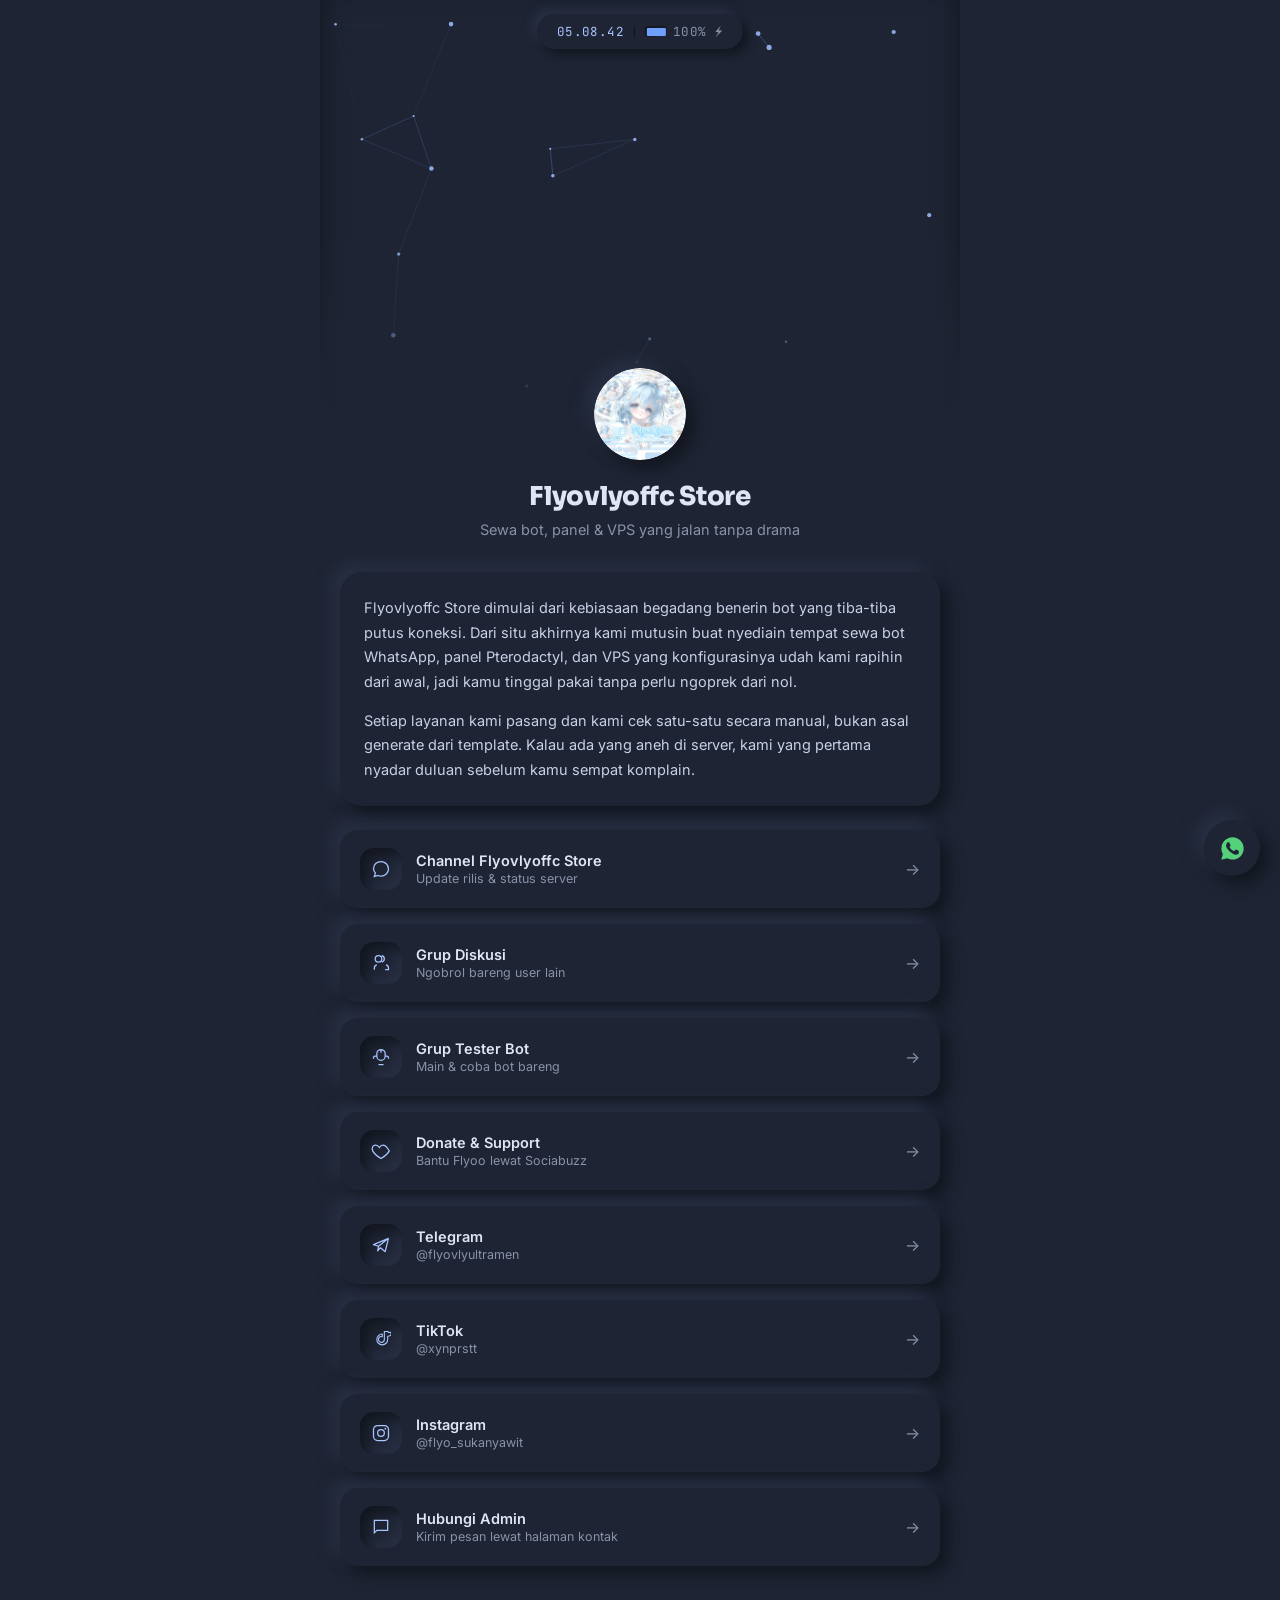
<file: index.html>
<!DOCTYPE html>
<html lang="id">
<head>
<meta charset="UTF-8">
<meta name="viewport" content="width=device-width, initial-scale=1.0">
<title>Flyovlyoffc Store</title>
<link rel="preconnect" href="https://fonts.googleapis.com">
<link href="https://fonts.googleapis.com/css2?family=Sora:wght@400;500;600;700;800&family=Inter:wght@400;500;600&family=JetBrains+Mono:wght@400;500;600&display=swap" rel="stylesheet">
<link rel="stylesheet" href="style.css">
</head>
<body>

<div class="statusbar" id="statusbar">
  <span class="statusbar-clock" id="clock">00.00.00</span>
  <span class="statusbar-divider"></span>
  <span class="statusbar-battery">
    <span class="battery-shell"><span class="battery-fill" id="batteryFill"></span></span>
    <span id="batteryLabel">100%</span>
  </span>
</div>

<main>

  <div class="hero-wrap">
    <section class="hero">
      <canvas id="netCanvas"></canvas>
      <div class="hero-fade"></div>
    </section>
    <div class="avatar-wrap">
      <div class="avatar" id="avatar">
        <img src="assets/logo.png" alt="Logo Flyovlyoffc Store">
      </div>
    </div>
  </div>

  <section class="identity">
    <h1>Flyovlyoffc Store</h1>
    <p class="tagline">Sewa bot, panel & VPS yang jalan tanpa drama</p>
  </section>

  <section class="description">
    <p>
      Flyovlyoffc Store dimulai dari kebiasaan begadang benerin bot yang tiba-tiba
      putus koneksi. Dari situ akhirnya kami mutusin buat nyediain tempat
      sewa bot WhatsApp, panel Pterodactyl, dan VPS yang konfigurasinya udah
      kami rapihin dari awal, jadi kamu tinggal pakai tanpa perlu ngoprek
      dari nol.
    </p>
    <p>
      Setiap layanan kami pasang dan kami cek satu-satu secara manual,
      bukan asal generate dari template. Kalau ada yang aneh di server,
      kami yang pertama nyadar duluan sebelum kamu sempat komplain.
    </p>
  </section>

  <section class="links">
    <a class="link-card" href="https://whatsapp.com/channel/0029VbCgpW1JP20ulqBCAq2B" target="_blank" rel="noopener">
      <span class="link-icon">
        <svg viewBox="0 0 24 24" fill="none"><path d="M12 3C7.03 3 3 6.8 3 11.5c0 2.02.86 3.86 2.3 5.32L4 21l4.34-1.24C9.42 20.24 10.68 20.5 12 20.5c4.97 0 9-3.8 9-8.5S16.97 3 12 3z" stroke="currentColor" stroke-width="1.5"/></svg>
      </span>
      <span class="link-text">
        <span class="link-title">Channel Flyovlyoffc Store</span>
        <span class="link-sub">Update rilis & status server</span>
      </span>
      <span class="link-arrow">→</span>
    </a>
    <a class="link-card" href="https://chat.whatsapp.com/KCWT3GPOQLi4NpqRfxp9mZ" target="_blank" rel="noopener">
      <span class="link-icon">
        <svg viewBox="0 0 24 24" fill="none"><path d="M17 20h4v-2a4 4 0 00-3-3.87M13 3.13a4 4 0 010 7.75M4 20v-2a4 4 0 013-3.87M9 11a4 4 0 100-8 4 4 0 000 8z" stroke="currentColor" stroke-width="1.5"/></svg>
      </span>
      <span class="link-text">
        <span class="link-title">Grup Diskusi</span>
        <span class="link-sub">Ngobrol bareng user lain</span>
      </span>
      <span class="link-arrow">→</span>
    </a>
    <a class="link-card" href="https://chat.whatsapp.com/GBJ11dExwiKJPsF7Ps3SAU" target="_blank" rel="noopener">
      <span class="link-icon">
        <svg viewBox="0 0 24 24" fill="none"><path d="M12 3v4M12 3a5 5 0 015 5v3a5 5 0 01-10 0v-3a5 5 0 015-5zM7 11H5a2 2 0 00-2 2v1M17 11h2a2 2 0 012 2v1M9 21h6" stroke="currentColor" stroke-width="1.5"/></svg>
      </span>
      <span class="link-text">
        <span class="link-title">Grup Tester Bot</span>
        <span class="link-sub">Main & coba bot bareng</span>
      </span>
      <span class="link-arrow">→</span>
    </a>
    <a class="link-card" href="https://sociabuzz.com/flyoovly" target="_blank" rel="noopener">
      <span class="link-icon">
        <svg viewBox="0 0 24 24" fill="none"><path d="M12 21s-7.5-4.6-10-9.2C.5 8.4 2 5 5.5 5c2 0 3.5 1.2 4.5 2.8C11 6.2 12.5 5 14.5 5 18 5 19.5 8.4 22 11.8 19.5 16.4 12 21 12 21z" stroke="currentColor" stroke-width="1.5"/></svg>
      </span>
      <span class="link-text">
        <span class="link-title">Donate & Support</span>
        <span class="link-sub">Bantu Flyoo lewat Sociabuzz</span>
      </span>
      <span class="link-arrow">→</span>
    </a>
    <a class="link-card" href="https://t.me/flyovlyultramen" target="_blank" rel="noopener">
      <span class="link-icon">
        <svg viewBox="0 0 24 24" fill="none"><path d="M21 4L3 11.5l6 2m12-9.5l-4 16-6-5m10-11L9 13.5m0 0l-1 5.5 3-3.5" stroke="currentColor" stroke-width="1.5" stroke-linejoin="round"/></svg>
      </span>
      <span class="link-text">
        <span class="link-title">Telegram</span>
        <span class="link-sub">@flyovlyultramen</span>
      </span>
      <span class="link-arrow">→</span>
    </a>
    <a class="link-card" href="https://www.tiktok.com/@xynprstt?_r=1&_t=ZS-97qzq6DFCS4" target="_blank" rel="noopener">
      <span class="link-icon">
        <svg viewBox="0 0 24 24" fill="none"><path d="M16 3v9.5a3.5 3.5 0 11-3.5-3.5c.35 0 .68.04 1 .12V6a6.5 6.5 0 106.5 6.5V8.8a6.5 6.5 0 004-1.4V4a4 4 0 01-4-1z" stroke="currentColor" stroke-width="1.3" stroke-linejoin="round"/></svg>
      </span>
      <span class="link-text">
        <span class="link-title">TikTok</span>
        <span class="link-sub">@xynprstt</span>
      </span>
      <span class="link-arrow">→</span>
    </a>
    <a class="link-card" href="https://www.instagram.com/flyo_sukanyawit?igsh=MWNleTVzdW5rNXBsaQ==" target="_blank" rel="noopener">
      <span class="link-icon">
        <svg viewBox="0 0 24 24" fill="none"><rect x="3" y="3" width="18" height="18" rx="5" stroke="currentColor" stroke-width="1.5"/><circle cx="12" cy="12" r="4" stroke="currentColor" stroke-width="1.5"/><circle cx="17.2" cy="6.8" r="1.1" fill="currentColor"/></svg>
      </span>
      <span class="link-text">
        <span class="link-title">Instagram</span>
        <span class="link-sub">@flyo_sukanyawit</span>
      </span>
      <span class="link-arrow">→</span>
    </a>
    <a class="link-card" href="contact.html">
      <span class="link-icon">
        <svg viewBox="0 0 24 24" fill="none"><path d="M4 4h16v12H7l-3 3V4z" stroke="currentColor" stroke-width="1.5"/></svg>
      </span>
      <span class="link-text">
        <span class="link-title">Hubungi Admin</span>
        <span class="link-sub">Kirim pesan lewat halaman kontak</span>
      </span>
      <span class="link-arrow">→</span>
    </a>
  </section>

  <footer>
    <p>© 2026 Flyovlyoffc Store · Semua hak dilindungi</p>
  </footer>

</main>

<a class="wa-float" id="waFloat" href="https://wa.me/6281344403966" target="_blank" rel="noopener" aria-label="Hubungi via WhatsApp">
  <svg viewBox="0 0 24 24" fill="currentColor"><path d="M12.04 2C6.58 2 2.13 6.45 2.13 11.91c0 1.75.46 3.45 1.32 4.95L2 22l5.29-1.39a9.9 9.9 0 004.75 1.21h.01c5.46 0 9.9-4.45 9.9-9.91C22 6.45 17.5 2 12.04 2zm5.8 14.02c-.24.68-1.4 1.3-1.93 1.38-.5.08-1.13.11-1.82-.11-.42-.13-.96-.31-1.65-.61-2.91-1.26-4.81-4.18-4.96-4.38-.14-.2-1.18-1.57-1.18-3 0-1.42.75-2.12 1.02-2.41.27-.29.58-.36.78-.36h.56c.18 0 .42-.02.66.5.24.53.82 1.83.9 1.96.07.13.12.28.02.46-.09.18-.14.28-.28.44-.14.16-.29.35-.41.47-.14.14-.28.29-.12.57.16.28.71 1.16 1.53 1.88 1.05.93 1.94 1.22 2.22 1.36.28.14.44.12.6-.06.16-.18.68-.79.87-1.06.18-.27.36-.22.6-.13.24.09 1.53.72 1.79.85.26.13.44.2.5.31.06.11.06.66-.18 1.34z"/></svg>
</a>

<script src="script.js"></script>
</body>
</html>
</file>
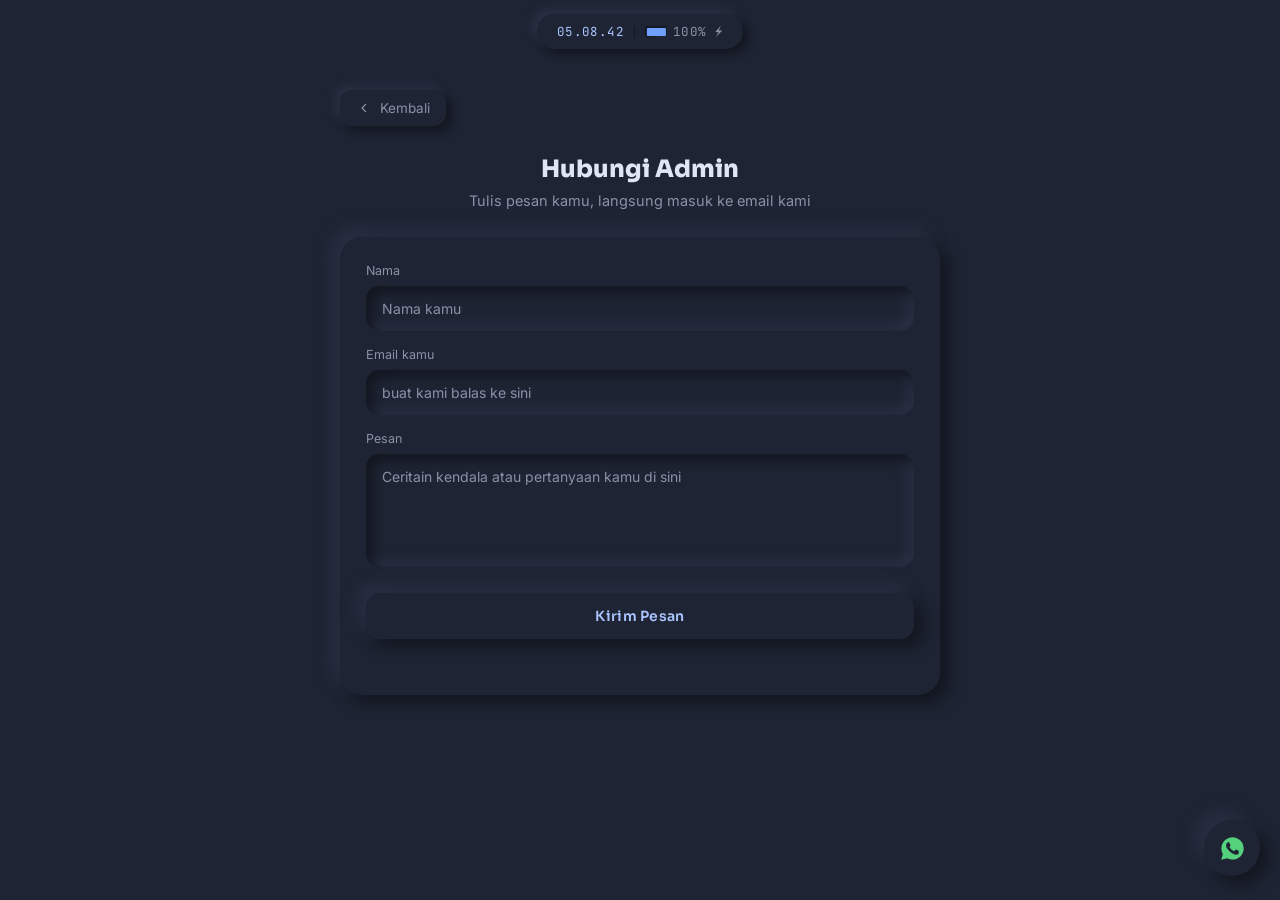
<file: contact.html>
<!DOCTYPE html>
<html lang="id">
<head>
<meta charset="UTF-8">
<meta name="viewport" content="width=device-width, initial-scale=1.0">
<title>Hubungi Admin · Flyovlyoffc Store</title>
<link rel="preconnect" href="https://fonts.googleapis.com">
<link href="https://fonts.googleapis.com/css2?family=Sora:wght@400;500;600;700;800&family=Inter:wght@400;500;600&family=JetBrains+Mono:wght@400;500;600&display=swap" rel="stylesheet">
<link rel="stylesheet" href="style.css">
</head>
<body>

<div class="statusbar" id="statusbar">
  <span class="statusbar-clock" id="clock">00.00.00</span>
  <span class="statusbar-divider"></span>
  <span class="statusbar-battery">
    <span class="battery-shell"><span class="battery-fill" id="batteryFill"></span></span>
    <span id="batteryLabel">100%</span>
  </span>
</div>

<main class="contact-main">

  <a class="back-link" href="index.html">
    <svg viewBox="0 0 24 24" fill="none"><path d="M15 18l-6-6 6-6" stroke="currentColor" stroke-width="1.8"/></svg>
    Kembali
  </a>

  <section class="contact-hero">
    <h1>Hubungi Admin</h1>
    <p class="tagline">Tulis pesan kamu, langsung masuk ke email kami</p>
  </section>

  <section class="contact-card">
    <form id="contactForm">
      <label for="nameInput">Nama</label>
      <input type="text" id="nameInput" name="name" placeholder="Nama kamu" required>

      <label for="emailInput">Email kamu</label>
      <input type="email" id="emailInput" name="email" placeholder="buat kami balas ke sini" required>

      <label for="messageInput">Pesan</label>
      <textarea id="messageInput" name="message" rows="5" placeholder="Ceritain kendala atau pertanyaan kamu di sini" required></textarea>

      <button type="submit" id="sendButton">Kirim Pesan</button>
      <p class="form-feedback" id="formFeedback"></p>
    </form>
  </section>

</main>

<a class="wa-float" id="waFloat" href="https://wa.me/6281344403966" target="_blank" rel="noopener" aria-label="Hubungi via WhatsApp">
  <svg viewBox="0 0 24 24" fill="currentColor"><path d="M12.04 2C6.58 2 2.13 6.45 2.13 11.91c0 1.75.46 3.45 1.32 4.95L2 22l5.29-1.39a9.9 9.9 0 004.75 1.21h.01c5.46 0 9.9-4.45 9.9-9.91C22 6.45 17.5 2 12.04 2zm5.8 14.02c-.24.68-1.4 1.3-1.93 1.38-.5.08-1.13.11-1.82-.11-.42-.13-.96-.31-1.65-.61-2.91-1.26-4.81-4.18-4.96-4.38-.14-.2-1.18-1.57-1.18-3 0-1.42.75-2.12 1.02-2.41.27-.29.58-.36.78-.36h.56c.18 0 .42-.02.66.5.24.53.82 1.83.9 1.96.07.13.12.28.02.46-.09.18-.14.28-.28.44-.14.16-.29.35-.41.47-.14.14-.28.29-.12.57.16.28.71 1.16 1.53 1.88 1.05.93 1.94 1.22 2.22 1.36.28.14.44.12.6-.06.16-.18.68-.79.87-1.06.18-.27.36-.22.6-.13.24.09 1.53.72 1.79.85.26.13.44.2.5.31.06.11.06.66-.18 1.34z"/></svg>
</a>

<script src="script.js"></script>
<script src="contact.js"></script>
</body>
</html>
</file>
<file: style.css>
* {
  box-sizing: border-box;
  margin: 0;
  padding: 0;
}

:root {
  --bg: #1e2433;
  --shadow-dark: #12161f;
  --shadow-light: #2a3145;
  --ink: #dfe5f2;
  --muted: #8892a8;
  --blue: #6fa0ff;
  --blue-soft: #a9c4ff;
  --radius: 22px;
  --raised: 8px 8px 16px var(--shadow-dark), -8px -8px 16px var(--shadow-light);
  --raised-sm: 5px 5px 10px var(--shadow-dark), -5px -5px 10px var(--shadow-light);
  --pressed: inset 6px 6px 12px var(--shadow-dark), inset -6px -6px 12px var(--shadow-light);
}

html, body {
  height: 100%;
}

body {
  background: var(--bg);
  color: var(--ink);
  font-family: "Inter", sans-serif;
  overflow-x: hidden;
  padding-bottom: 60px;
}

h1, h2 {
  font-family: "Sora", sans-serif;
}

.statusbar {
  position: fixed;
  top: 14px;
  left: 50%;
  transform: translateX(-50%);
  z-index: 50;
  display: flex;
  align-items: center;
  gap: 10px;
  padding: 9px 20px;
  border-radius: 999px;
  background: var(--bg);
  box-shadow: var(--raised-sm);
  font-family: "JetBrains Mono", monospace;
  font-size: 12.5px;
  letter-spacing: 0.03em;
  color: var(--blue-soft);
}

.statusbar-divider {
  width: 1px;
  height: 12px;
  background: var(--shadow-dark);
}

.statusbar-battery {
  display: flex;
  align-items: center;
  gap: 6px;
  color: var(--muted);
}

.battery-shell {
  width: 22px;
  height: 11px;
  border-radius: 3px;
  padding: 1.5px;
  display: inline-flex;
  box-shadow: var(--pressed);
}

.battery-fill {
  display: block;
  height: 100%;
  width: 100%;
  border-radius: 1px;
  background: var(--blue);
  transition: width 0.6s ease;
}

main {
  max-width: 640px;
  margin: 0 auto;
  padding: 0 20px;
}

.hero-wrap {
  position: relative;
  margin: 0 -20px;
}

.hero {
  position: relative;
  height: 46vh;
  min-height: 260px;
  border-radius: 0 0 32px 32px;
  overflow: hidden;
  background: var(--bg);
  box-shadow: inset 0 -14px 26px var(--shadow-dark);
}

#netCanvas {
  position: absolute;
  inset: 0;
  width: 100%;
  height: 100%;
}

.hero-fade {
  position: absolute;
  inset: 0;
  background: linear-gradient(180deg, rgba(30, 36, 51, 0) 55%, var(--bg) 100%);
}

.avatar-wrap {
  position: absolute;
  bottom: -46px;
  left: 50%;
  transform: translateX(-50%);
  z-index: 2;
}

.avatar {
  width: 92px;
  height: 92px;
  border-radius: 50%;
  background: var(--bg);
  box-shadow: var(--raised);
  display: flex;
  align-items: center;
  justify-content: center;
  overflow: hidden;
}

.avatar img {
  width: 100%;
  height: 100%;
  object-fit: cover;
  border-radius: 50%;
}

.avatar-fallback {
  font-family: "Sora", sans-serif;
  font-weight: 700;
  font-size: 26px;
  color: var(--blue-soft);
  letter-spacing: 0.04em;
}

.identity {
  text-align: center;
  margin-top: 66px;
  padding: 0 24px;
}

.identity h1 {
  font-size: 26px;
  font-weight: 800;
  letter-spacing: -0.01em;
}

.tagline {
  margin-top: 8px;
  color: var(--muted);
  font-size: 14.5px;
}

.description {
  margin-top: 34px;
  padding: 24px;
  border-radius: var(--radius);
  background: var(--bg);
  box-shadow: var(--raised);
}

.description p {
  font-size: 14.5px;
  line-height: 1.7;
  color: #c7d0e6;
}

.description p + p {
  margin-top: 14px;
}

.links {
  margin-top: 24px;
  display: flex;
  flex-direction: column;
  gap: 16px;
}

.link-card {
  display: flex;
  align-items: center;
  gap: 14px;
  padding: 18px 20px;
  border-radius: 18px;
  background: var(--bg);
  box-shadow: var(--raised);
  text-decoration: none;
  color: var(--ink);
  transition: box-shadow 0.2s ease, transform 0.2s ease;
}

.link-card:active {
  box-shadow: var(--pressed);
  transform: scale(0.99);
}

.link-icon {
  width: 42px;
  height: 42px;
  flex-shrink: 0;
  border-radius: 14px;
  background: var(--bg);
  box-shadow: var(--pressed);
  color: var(--blue-soft);
  display: flex;
  align-items: center;
  justify-content: center;
}

.link-icon svg {
  width: 20px;
  height: 20px;
}

.link-text {
  display: flex;
  flex-direction: column;
  gap: 2px;
  flex: 1;
}

.link-title {
  font-size: 14.5px;
  font-weight: 600;
}

.link-sub {
  font-size: 12.5px;
  color: var(--muted);
}

.link-arrow {
  color: var(--muted);
  font-size: 16px;
}

footer {
  margin-top: 40px;
  text-align: center;
  color: var(--muted);
  font-size: 12px;
  padding-bottom: 10px;
}

.wa-float {
  position: fixed;
  right: 20px;
  bottom: 24px;
  width: 56px;
  height: 56px;
  border-radius: 50%;
  background: var(--bg);
  box-shadow: var(--raised);
  display: flex;
  align-items: center;
  justify-content: center;
  color: #56d17b;
  z-index: 60;
  text-decoration: none;
  transition: box-shadow 0.2s ease, transform 0.2s ease;
}

.wa-float svg {
  width: 27px;
  height: 27px;
}

.wa-float:active {
  box-shadow: var(--pressed);
  transform: scale(0.97);
}

.contact-main {
  padding-top: 90px;
}

.back-link {
  display: inline-flex;
  align-items: center;
  gap: 8px;
  color: var(--muted);
  text-decoration: none;
  font-size: 13.5px;
  padding: 10px 16px;
  border-radius: 12px;
  background: var(--bg);
  box-shadow: var(--raised-sm);
}

.back-link svg {
  width: 16px;
  height: 16px;
}

.contact-hero {
  margin-top: 28px;
  text-align: center;
  padding: 0 12px;
}

.contact-hero h1 {
  font-size: 24px;
  font-weight: 800;
}

.contact-card {
  margin-top: 28px;
  padding: 26px;
  border-radius: var(--radius);
  background: var(--bg);
  box-shadow: var(--raised);
}

#contactForm label {
  display: block;
  font-size: 12.5px;
  color: var(--muted);
  margin: 16px 0 8px;
}

#contactForm label:first-child {
  margin-top: 0;
}

#contactForm input,
#contactForm textarea {
  width: 100%;
  padding: 14px 16px;
  border: none;
  border-radius: 14px;
  background: var(--bg);
  box-shadow: var(--pressed);
  color: var(--ink);
  font-family: "Inter", sans-serif;
  font-size: 14px;
  outline: none;
  resize: none;
}

#contactForm input::placeholder,
#contactForm textarea::placeholder {
  color: var(--muted);
}

#sendButton {
  margin-top: 22px;
  width: 100%;
  padding: 14px 0;
  border: none;
  border-radius: 14px;
  background: var(--bg);
  color: var(--blue-soft);
  font-family: "Sora", sans-serif;
  font-weight: 600;
  font-size: 14px;
  letter-spacing: 0.02em;
  box-shadow: var(--raised);
  cursor: pointer;
  transition: box-shadow 0.15s ease, transform 0.15s ease;
}

#sendButton:active {
  box-shadow: var(--pressed);
  transform: scale(0.99);
}

#sendButton:disabled {
  color: var(--muted);
  cursor: default;
}

.form-feedback {
  margin-top: 14px;
  font-size: 12.5px;
  min-height: 16px;
  color: #6fd68f;
  opacity: 0;
  transition: opacity 0.3s ease;
}

.form-feedback.show {
  opacity: 1;
}

.form-feedback.error {
  color: #ff8f8f;
}

@media (max-width: 480px) {
  .hero {
    height: 40vh;
  }
  .identity h1 {
    font-size: 22px;
  }
}

@media (prefers-reduced-motion: reduce) {
  .link-card, #sendButton, .wa-float {
    transition: none;
  }
}
</file>
